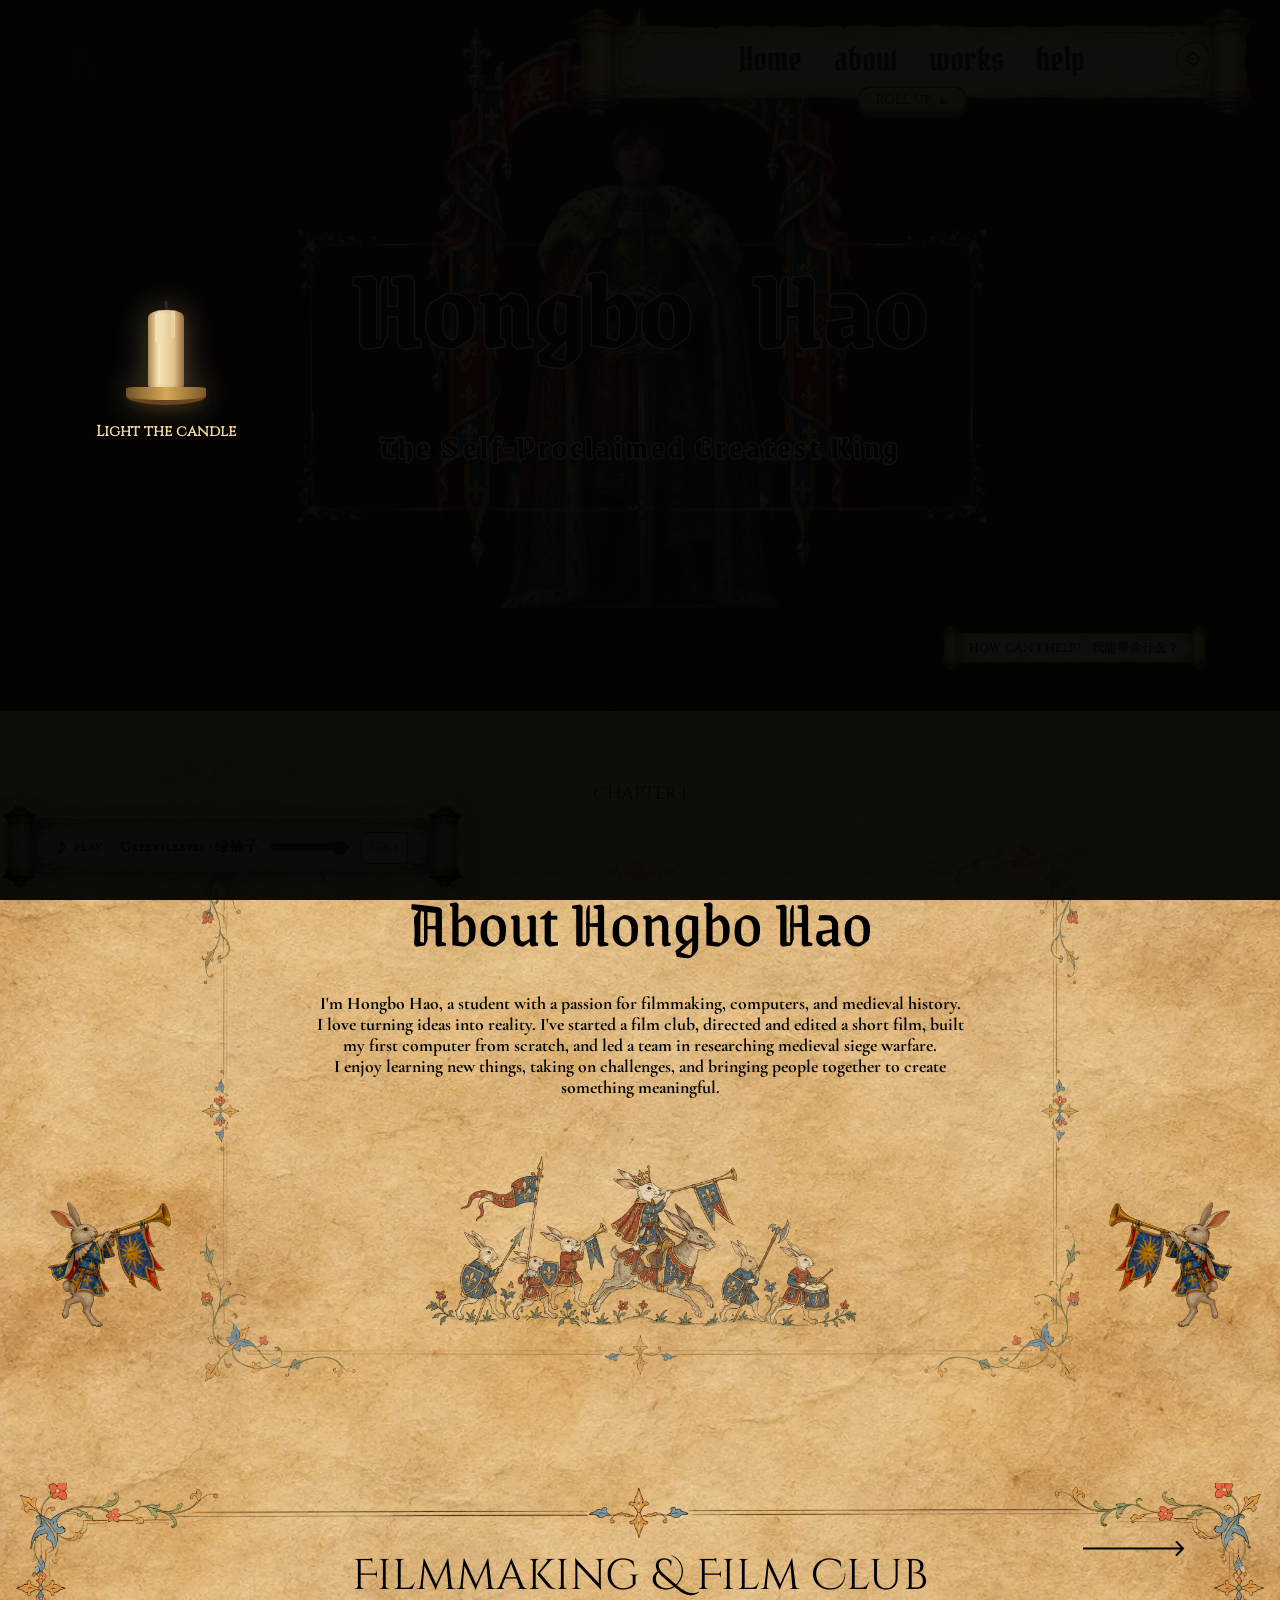
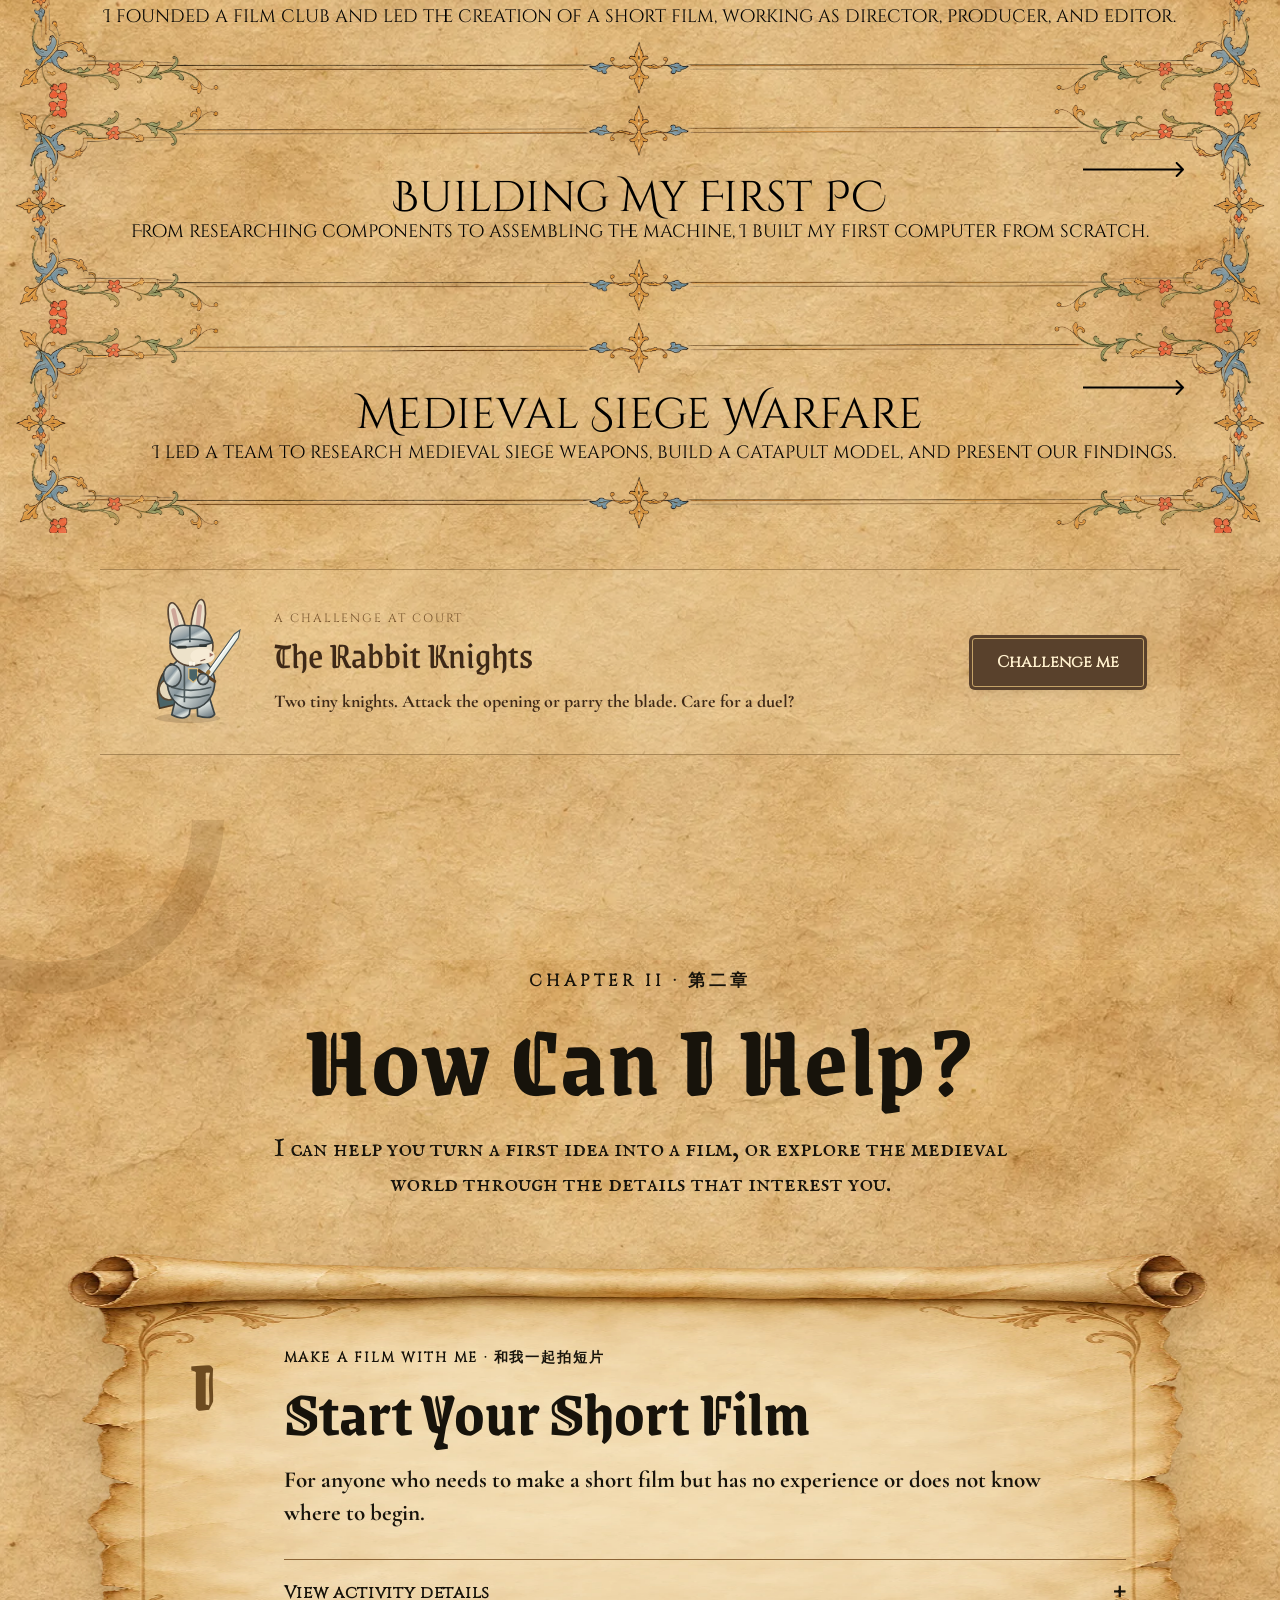
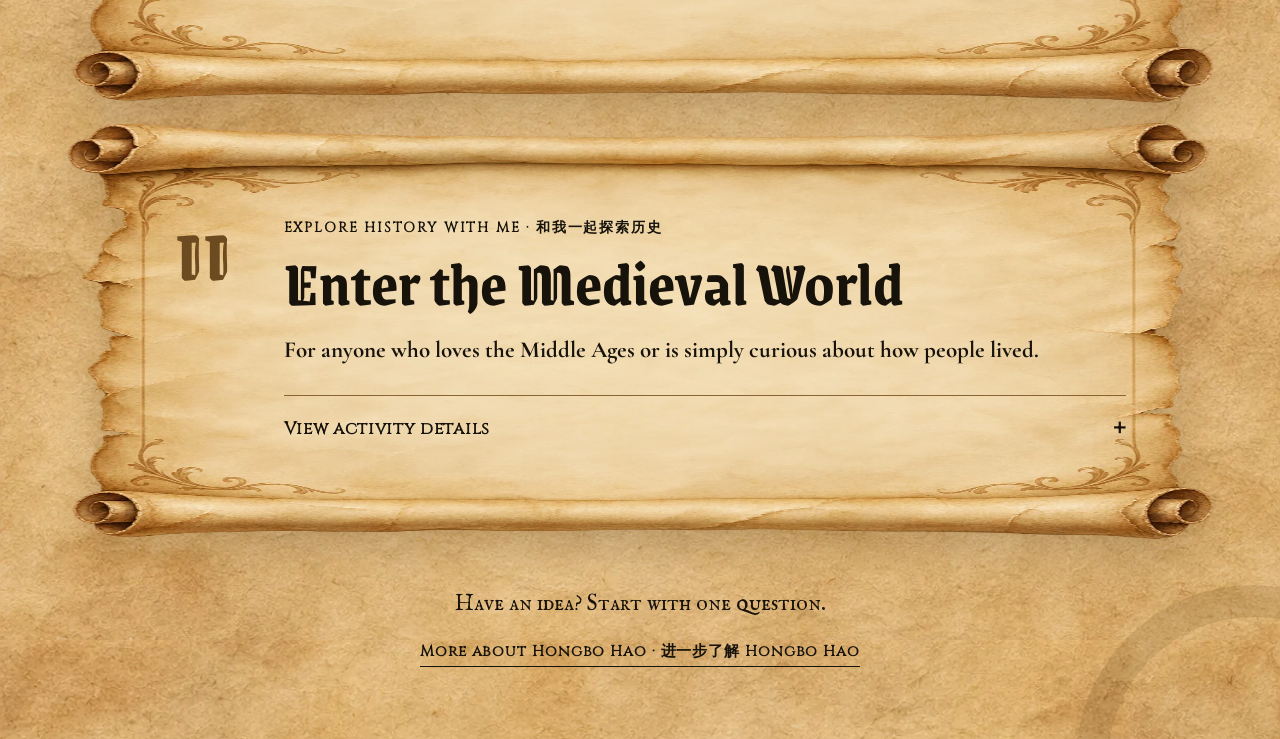
<file: index.html>
<!doctype html>
<html lang="en"><head><meta charset="utf-8"><meta name="viewport" content="width=device-width, initial-scale=1"><title>Hongbo Hao — Personal Portfolio</title><link rel="stylesheet" href="fonts.css"><link rel="stylesheet" href="styles.css?v=sfx-1"><script src="app.js?v=page-turn-2" defer></script><link rel="icon" href="data:,"></head><body class="single-page-site"><a class="skip" href="#home">Skip to content</a><main id="home" class="page home"><div class="layer-1" data-node-id="25:194" data-name="Home">
      <div class="layer-2" data-node-id="35:6" data-name="太阳"></div>
      <div class="layer-3" data-node-id="35:9" data-name="image 15">
        <img alt="" class="layer-4" src="assets/c04c5.png" />
      </div>
      <div class="layer-5" data-node-id="35:7" data-name="image 13">
        <img alt="" class="layer-6" src="assets/c04c5.png" />
      </div>
      <div class="layer-7" data-node-id="35:5" data-name="拱门">
        <img alt="" class="layer-8" src="assets/fdd50.png" />
      </div>
      <div class="layer-9" data-node-id="35:4" data-name="人像">
        <img alt="" class="layer-10" src="assets/16086.png" />
      </div>
      
      
      <h1 class="layer-13" data-node-id="25:197">
        <span class="layer-14">Hongb</span>
        <span class="layer-15">o</span>
        <span class="layer-16">Hao</span>
      </h1>
      <p class="layer-17" data-node-id="25:198">
        The Self-Proclaimed Greatest King
      </p>
      
      <div class="layer-19" data-node-id="25:200">
        <div class="layer-20" data-node-id="25:201">
          <div class="layer-21" data-node-id="25:202" data-name="image 4">
            <img alt="" class="layer-22" src="assets/03249.png" />
          </div>
          <div class="layer-23" data-node-id="25:203" data-name="image 5">
            <img alt="" class="layer-24" src="assets/d2013.png" />
          </div>
        </div>
        <div class="layer-25" data-node-id="25:204">
          <div class="layer-26">
            <div class="layer-27" data-name="image 6">
              <img alt="" class="layer-28" src="assets/d2013.png" />
            </div>
          </div>
        </div>
      </div>
      <div class="layer-29" data-node-id="25:205">
        <div class="layer-30" data-node-id="25:206">
          <div class="layer-31" data-node-id="25:207">
            <div class="layer-32">
              <div class="layer-33" data-name="image 4">
                <img alt="" class="layer-34" src="assets/03249.png" />
              </div>
            </div>
          </div>
          <div class="layer-35" data-node-id="25:208">
            <div class="layer-36">
              <div class="layer-37" data-name="image 5">
                <img alt="" class="layer-38" src="assets/d2013.png" />
              </div>
            </div>
          </div>
        </div>
        <div class="layer-39" data-node-id="25:209">
          <div class="layer-40">
            <div class="layer-41" data-name="image 6">
              <img alt="" class="layer-42" src="assets/d2013.png" />
            </div>
          </div>
        </div>
      </div>
      <div class="layer-43" data-node-id="25:210">
        <div class="layer-44" data-node-id="25:211">
          <div class="layer-45" data-node-id="25:212">
            <div class="layer-46">
              <div class="layer-47" data-name="image 4">
                <img alt="" class="layer-48" src="assets/03249.png" />
              </div>
            </div>
          </div>
          <div class="layer-49" data-node-id="25:213">
            <div class="layer-50">
              <div class="layer-51" data-name="image 5">
                <img alt="" class="layer-52" src="assets/d2013.png" />
              </div>
            </div>
          </div>
        </div>
        <div class="layer-53" data-node-id="25:214" data-name="image 6">
          <img alt="" class="layer-54" src="assets/d2013.png" />
        </div>
        <div class="layer-55" data-node-id="25:215">
          <div class="layer-56" data-node-id="25:216">
            <div class="layer-57" data-node-id="25:217">
              <div class="layer-58">
                <div class="layer-59" data-name="image 4">
                  <img alt="" class="layer-60" src="assets/03249.png" />
                </div>
              </div>
            </div>
            <div class="layer-61" data-node-id="25:218">
              <div class="layer-62">
                <div class="layer-63" data-name="image 5">
                  <img alt="" class="layer-64" src="assets/d2013.png" />
                </div>
              </div>
            </div>
          </div>
          <div class="layer-65" data-node-id="25:219" data-name="image 6">
            <img alt="" class="layer-66" src="assets/d2013.png" />
          </div>
        </div>
      </div>
      <div class="layer-67" data-node-id="25:220">
        <div class="layer-68" data-node-id="25:221">
          <div class="layer-69" data-node-id="25:222">
            <div class="layer-70">
              <div class="layer-71" data-name="image 4">
                <img alt="" class="layer-72" src="assets/03249.png" />
              </div>
            </div>
          </div>
          <div class="layer-73" data-node-id="25:223">
            <div class="layer-74">
              <div class="layer-75" data-name="image 5">
                <img alt="" class="layer-76" src="assets/d2013.png" />
              </div>
            </div>
          </div>
        </div>
        <div class="layer-77" data-node-id="25:224">
          <div class="layer-78">
            <div class="layer-79" data-name="image 6">
              <img alt="" class="layer-80" src="assets/d2013.png" />
            </div>
          </div>
        </div>
        <div class="layer-81" data-node-id="25:225">
          <div class="layer-82" data-node-id="25:226">
            <div class="layer-83" data-node-id="25:227">
              <div class="layer-84">
                <div class="layer-85" data-name="image 4">
                  <img alt="" class="layer-86" src="assets/03249.png" />
                </div>
              </div>
            </div>
            <div class="layer-87" data-node-id="25:228">
              <div class="layer-88">
                <div class="layer-89" data-name="image 5">
                  <img alt="" class="layer-90" src="assets/d2013.png" />
                </div>
              </div>
            </div>
          </div>
          <div class="layer-91" data-node-id="25:229">
            <div class="layer-92">
              <div class="layer-93" data-name="image 6">
                <img alt="" class="layer-94" src="assets/d2013.png" />
              </div>
            </div>
          </div>
        </div>
      </div>
      <div class="layer-95" data-node-id="25:230">
        <div class="layer-96" data-node-id="25:231">
          <div class="layer-97">
            <div class="layer-98" data-name="image 7">
              <img alt="" class="layer-99" src="assets/72bde.png" />
            </div>
          </div>
        </div>
        <div class="layer-100" data-node-id="25:232">
          <div class="layer-101">
            <div class="layer-102" data-name="image 8">
              <img alt="" class="layer-103" src="assets/61d07.png" />
            </div>
          </div>
        </div>
        <div class="layer-104" data-node-id="25:233">
          <div class="layer-105">
            <div class="layer-106" data-name="image 12">
              <div class="layer-107">
                <img alt="" class="layer-108" src="assets/42d03.png" />
              </div>
            </div>
          </div>
        </div>
        <div class="layer-109" data-node-id="25:234">
          <div class="layer-110">
            <div class="layer-111" data-name="image 11">
              <img alt="" class="layer-112" src="assets/61d07.png" />
            </div>
          </div>
        </div>
        <div class="layer-113" data-node-id="25:235">
          <div class="layer-114">
            <div class="layer-115" data-name="image 9">
              <img alt="" class="layer-116" src="assets/61d07.png" />
            </div>
          </div>
        </div>
      </div>
      <div class="layer-117" data-node-id="25:236" data-name="image 13">
        <img alt="" class="layer-118" src="assets/c04c5.png" />
      </div>
      <div class="layer-119" data-node-id="25:237" data-name="image 14">
        <img alt="" class="layer-120" src="assets/c04c5.png" />
      </div>
    </div><a class="monogram" href="#home" aria-label="Hongbo Hao home">H</a><nav aria-label="Main navigation"><a href="#home" aria-current="page">Home</a><a href="#about">about</a><a href="#works">works</a><a href="#help">help</a></nav><a href="#about" class="layer-18" data-node-id="25:199">
        SCROLL TO EXPLORE ↓
      </a><a href="#help" class="home-help-link">HOW CAN I HELP? · 我能帮你什么？</a></main><dialog id="project-dialog"><button class="close" aria-label="Close project">×</button><h2></h2><p></p><p class="note">More project material has not been supplied.</p></dialog></body></html>
</file>
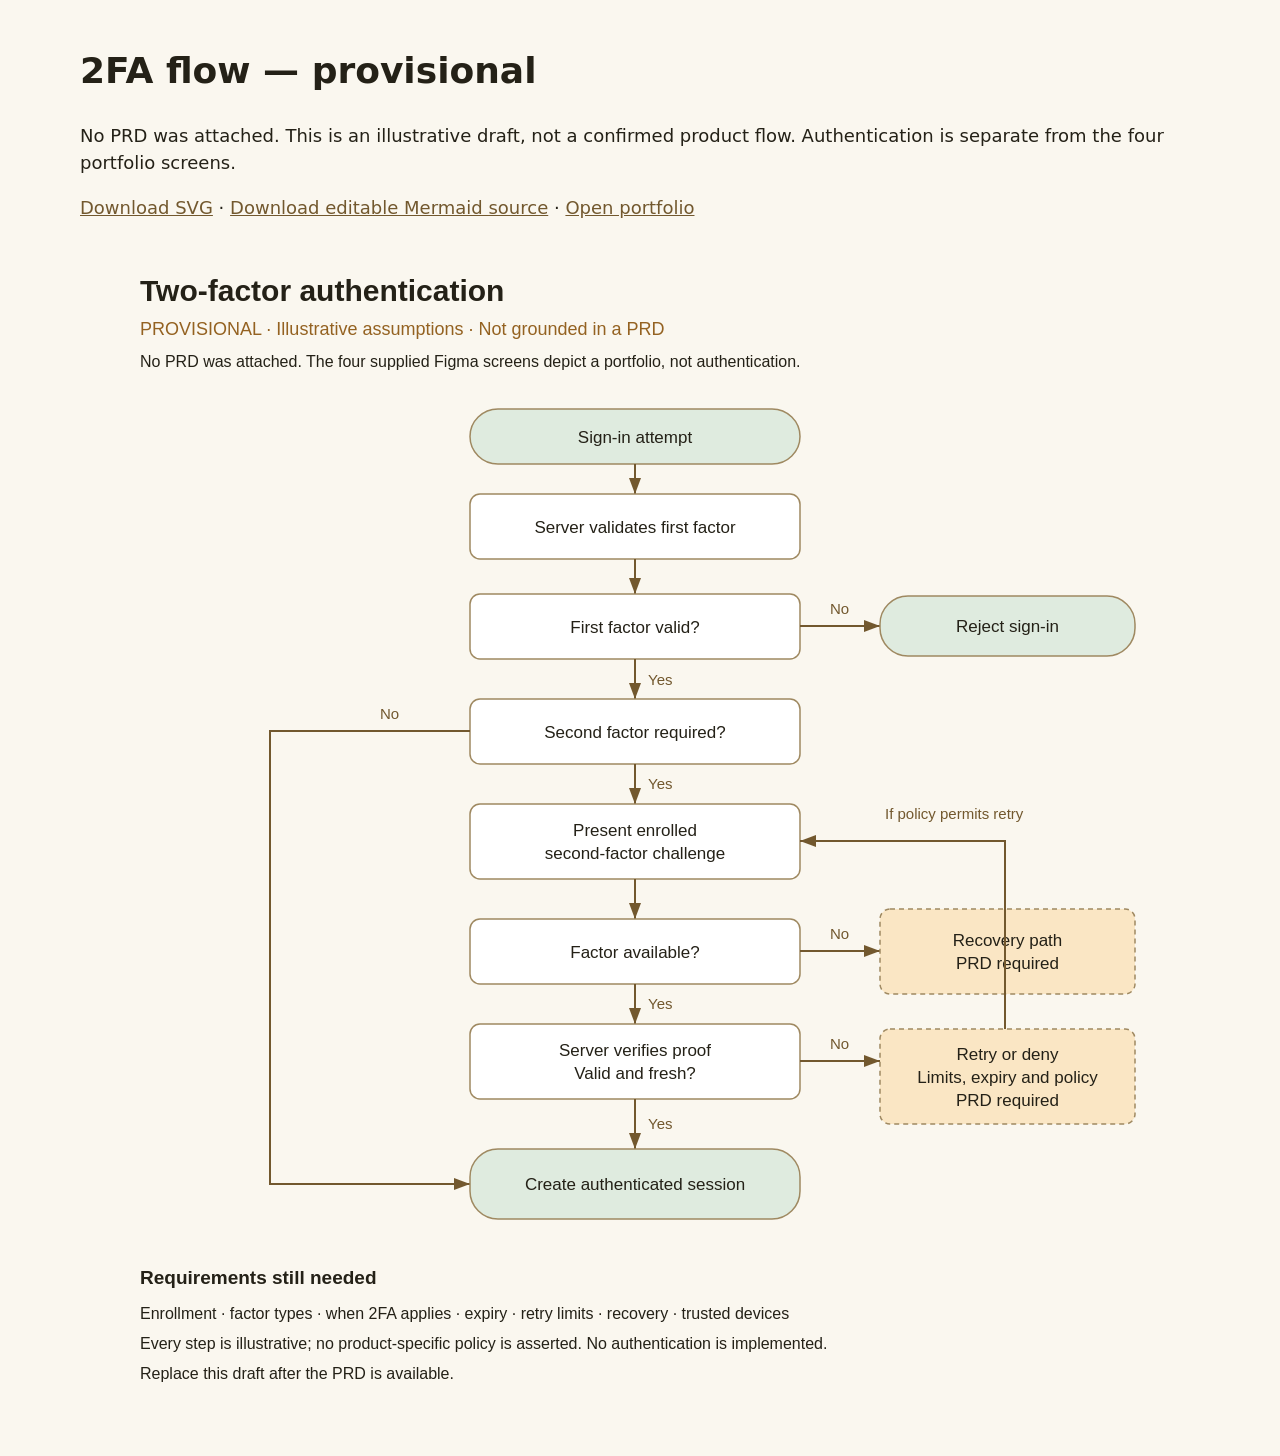
<file: 2fa-flowchart.html>
<!doctype html><html lang="en"><head><meta charset="utf-8"><meta name="viewport" content="width=device-width, initial-scale=1"><title>Provisional 2FA flow</title><style>body{margin:0;background:#faf7ef;color:#242117;font:18px/1.5 system-ui}main{max-width:1120px;margin:auto;padding:20px}img{width:100%;height:auto}a{color:#72582e}.scroll{overflow:auto}.scroll img{min-width:760px}</style></head><body><main><h1>2FA flow — provisional</h1><p>No PRD was attached. This is an illustrative draft, not a confirmed product flow. Authentication is separate from the four portfolio screens.</p><p><a href="2fa-provisional.svg" download>Download SVG</a> · <a href="2fa-provisional.mmd" download>Download editable Mermaid source</a> · <a href="index.html">Open portfolio</a></p><div class="scroll"><img src="2fa-provisional.svg" alt="Provisional 2FA flow, showing server verification and unresolved recovery and retry policies"></div></main></body></html>
</file>
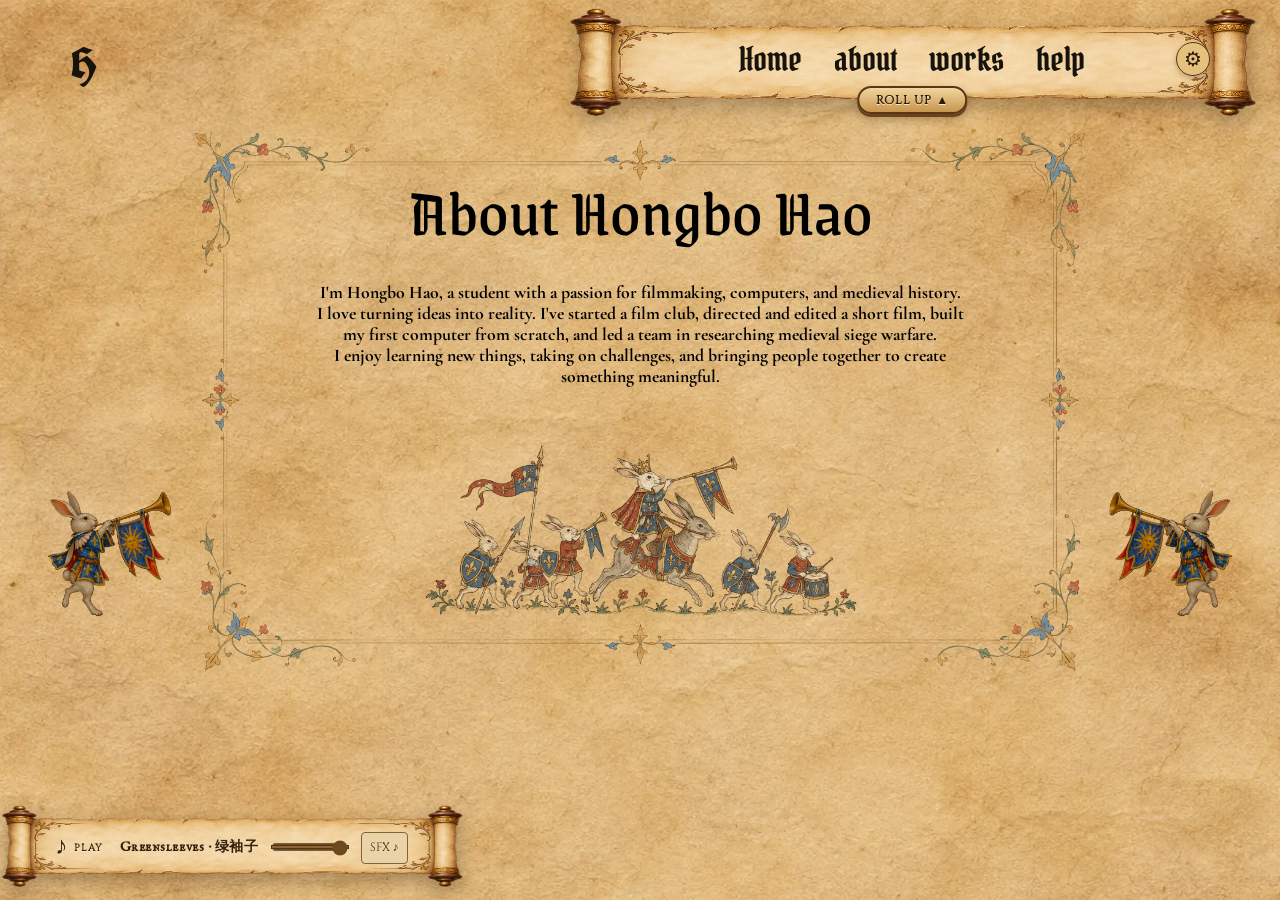
<file: about.html>
<!doctype html>
<html lang="en"><head><meta charset="utf-8"><meta name="viewport" content="width=device-width, initial-scale=1"><title>About Hongbo Hao — Hongbo Hao</title><link rel="stylesheet" href="fonts.css"><link rel="stylesheet" href="styles.css?v=sfx-1"><script src="app.js?v=page-turn-2" defer></script><link rel="icon" href="data:,"></head><body><a class="skip" href="#main">Skip to content</a><main id="main" class="page about"><div class="layer-123" data-node-id="25:239" data-name="Abuot">
      <div class="layer-124" data-node-id="25:240" data-name="33f301a4-1a51-49df-baac-290628748e28 1">
        <img alt="" class="layer-125" src="assets/611af.png" />
      </div>
      <nav aria-label="Main navigation"><a href="index.html" >Home</a><a href="about.html" aria-current="page">about</a><a href="works.html" >works</a><a href="help.html">help</a></nav>
      <h1 class="layer-127" data-node-id="25:242">
        About Hongbo Hao
      </h1>
      <p class="layer-128" data-node-id="25:243">
        CHAPTER I
      </p>
      <a class="monogram" href="index.html" aria-label="Hongbo Hao home">H</a>
      <div class="layer-130" data-node-id="25:245">
        <p class="layer-131">I'm Hongbo Hao, a student with a passion for filmmaking, computers, and medieval history.</p>
        <p class="layer-132">I love turning ideas into reality. I've started a film club, directed and edited a short film, built my first computer from scratch, and led a team in researching medieval siege warfare.</p>
        <p class="layer-133">I enjoy learning new things, taking on challenges, and bringing people together to create something meaningful.</p>
      </div>
      <div class="layer-134" data-node-id="25:246" data-name="048baac0-df72-4fe8-9746-76640566ebc2 1">
        <img alt="" class="layer-135" src="assets/a1c9e.png" />
      </div>
      <div class="layer-136" data-node-id="35:11" data-name="6d889ccf-bd89-4c49-9897-ac952f606859 1">
        <img alt="" class="layer-137" src="assets/65a6f.png" />
      </div>
      <div class="layer-138" data-node-id="35:15">
        <div class="layer-139">
          <div class="layer-140" data-name="6d889ccf-bd89-4c49-9897-ac952f606859 2">
            <img alt="" class="layer-141" src="assets/65a6f.png" />
          </div>
        </div>
      </div>
    </div></main><dialog id="project-dialog"><button class="close" aria-label="Close project">×</button><h2></h2><p></p><p class="note">More project material has not been supplied.</p></dialog></body></html>
</file>
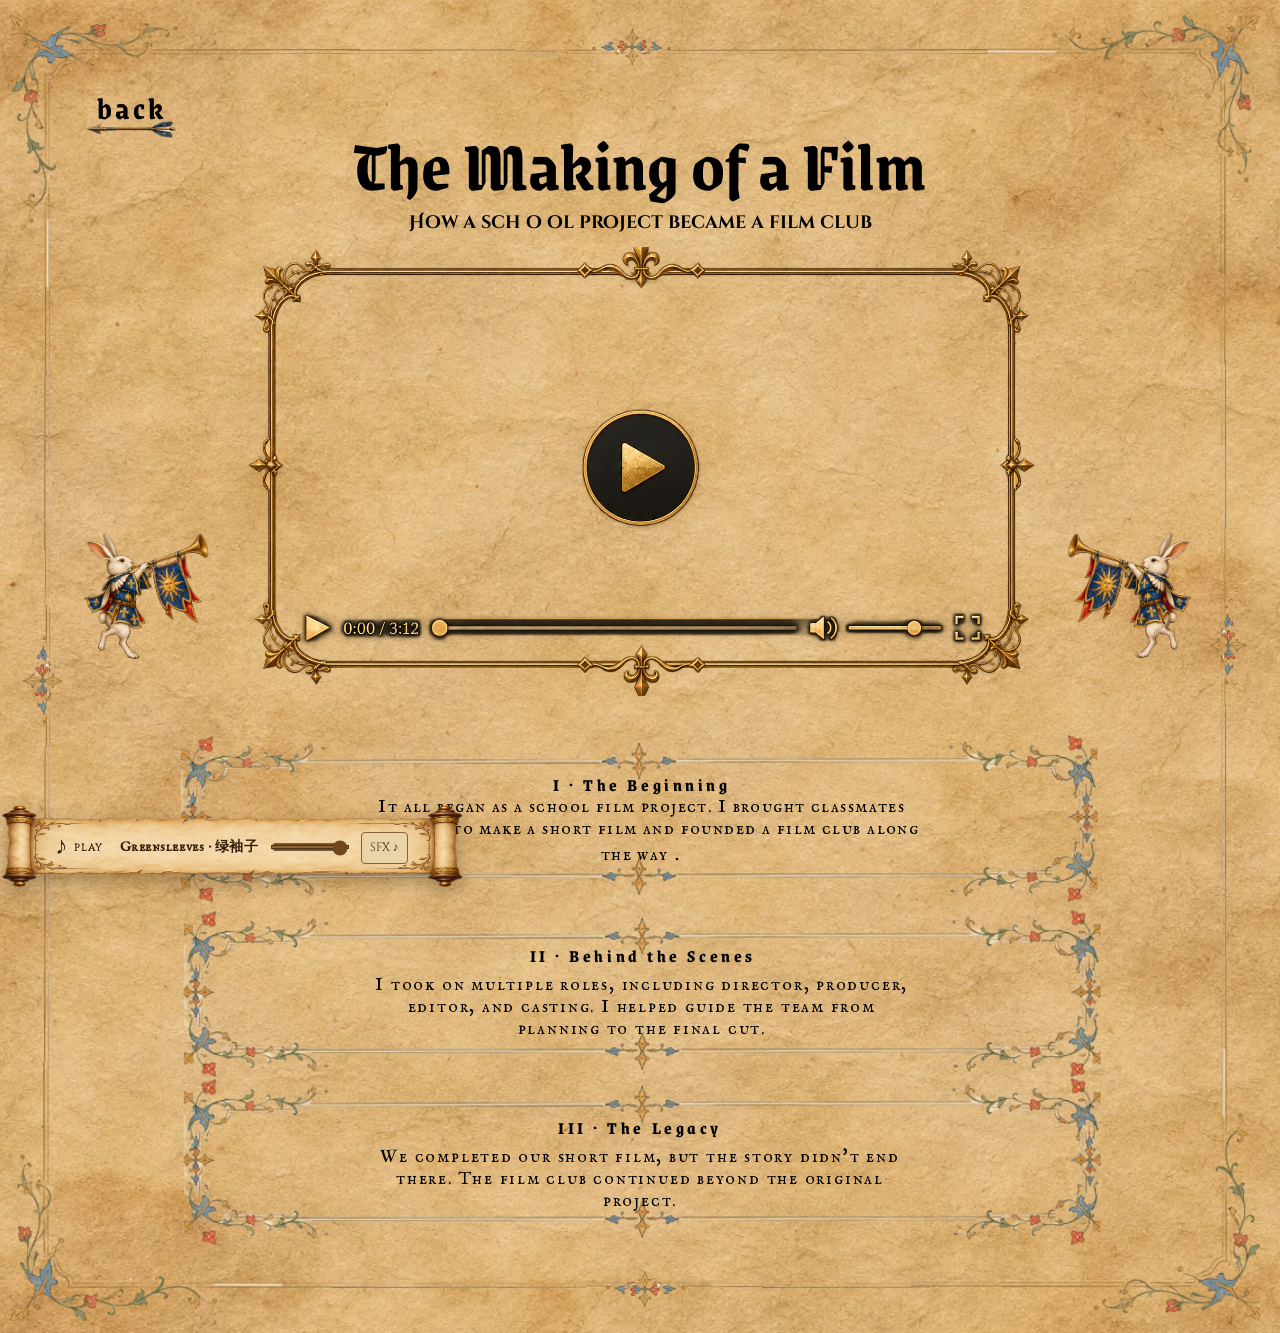
<file: film.html>
<!doctype html>
<html lang="en"><head><meta charset="utf-8"><meta name="viewport" content="width=device-width, initial-scale=1"><title>The Making of a Film — Hongbo Hao</title><link rel="stylesheet" href="fonts.css"><link rel="stylesheet" href="styles.css?v=sfx-1"><script src="app.js?v=page-turn-2" defer></script><link rel="icon" href="data:,"></head><body><a class="skip" href="#main">Skip to content</a><main id="main" class="page film"><div class="layer-166" data-node-id="25:262" style="background-image:linear-gradient(180deg, rgb(210, 184, 143) 0%, rgb(233, 217, 184) 34.609%, rgb(210, 184, 143) 52.968%, rgb(233, 217, 184) 74.77%, rgb(210, 184, 143) 100%)" data-name="PROJECT DETAILS">
      <div class="layer-167" data-node-id="37:2" data-name="6d889ccf-bd89-4c49-9897-ac952f606859 1">
        <img alt="" class="layer-168" src="assets/4d425.png" />
      </div>
      <div class="layer-169" data-node-id="37:3">
        <div class="layer-170">
          <div class="layer-171" data-name="6d889ccf-bd89-4c49-9897-ac952f606859 2">
            <img alt="" class="layer-172" src="assets/4d425.png" />
          </div>
        </div>
      </div>
      <h1 class="layer-173" data-node-id="25:263">
        The Making of a Film
      </h1>
      <div class="layer-174" data-node-id="25:264" data-name="Snipaste_2026-10-13_11-41-55-removebg-preview 2">
        <img alt="" class="layer-175" src="assets/318da.png" />
      </div>
      <div class="layer-176" data-node-id="25:265" data-name="Snipaste_2026-10-13_11-41-55-removebg-preview 1">
        <img alt="" class="layer-177" src="assets/318da.png" />
      </div>
      <div class="layer-178" data-node-id="25:266" data-name="Snipaste_2026-10-13_11-41-55-removebg-preview 3">
        <img alt="" class="layer-179" src="assets/318da.png" />
      </div>
      <p class="layer-180" data-node-id="25:267">
        <span class="layer-181">How a sch</span>
        <span class="layer-182">o</span>
        <span class="layer-183">ol project became a film club</span>
      </p>
      <p class="layer-184" data-node-id="25:268">
        I · The Beginning
      </p>
      <p class="layer-185" data-node-id="25:269">
        II · Behind the Scenes
      </p>
      <p class="layer-186" data-node-id="25:270">
        III · The Legacy
      </p>
      <p class="layer-187" data-node-id="25:271">
        <span class="layer-188">It all began as a school film project. I brought classmates together to make a short film and founded a film club along the way</span>
        <span class="layer-189">.</span>
      </p>
      <p class="layer-190" data-node-id="25:272">
        I took on multiple roles, including director, producer, editor, and casting. I helped guide the team from planning to the final cut.
      </p>
      <p class="layer-191" data-node-id="25:273">We completed our short film, but the story didn't end there. The film club continued beyond the original project.</p>
      <div class="layer-192" data-node-id="25:274" data-name="2325fe1f-4dd7-4f5c-b17e-00bd93dd919c 1">
        <img alt="" class="layer-193" src="assets/713e7.png" />
      </div>
      <div class="layer-194" data-node-id="25:275">
        <div class="layer-195" data-node-id="25:276">
          <div class="layer-196" data-node-id="25:277" data-name="image 4">
            <img alt="" class="layer-197" src="assets/03249.png" />
          </div>
          <div class="layer-198" data-node-id="25:278" data-name="image 5">
            <img alt="" class="layer-199" src="assets/d2013.png" />
          </div>
        </div>
        <div class="layer-200" data-node-id="25:279">
          <div class="layer-201">
            <div class="layer-202" data-name="image 6">
              <img alt="" class="layer-203" src="assets/d2013.png" />
            </div>
          </div>
        </div>
      </div>
      <div class="layer-204" data-node-id="25:280">
        <div class="layer-205" data-node-id="25:281">
          <div class="layer-206" data-node-id="25:282">
            <div class="layer-207">
              <div class="layer-208" data-name="image 4">
                <img alt="" class="layer-209" src="assets/03249.png" />
              </div>
            </div>
          </div>
          <div class="layer-210" data-node-id="25:283">
            <div class="layer-211">
              <div class="layer-212" data-name="image 5">
                <img alt="" class="layer-213" src="assets/d2013.png" />
              </div>
            </div>
          </div>
        </div>
        <div class="layer-214" data-node-id="25:284" data-name="image 6">
          <img alt="" class="layer-215" src="assets/d2013.png" />
        </div>
      </div>
      <div class="layer-216" data-node-id="25:285">
        <div class="layer-217" data-node-id="25:286">
          <div class="layer-218">
            <div class="layer-219" data-name="image 4">
              <img alt="" class="layer-220" src="assets/03249.png" />
            </div>
          </div>
        </div>
        <div class="layer-221" data-node-id="25:287">
          <div class="layer-222">
            <div class="layer-223" data-name="image 5">
              <img alt="" class="layer-224" src="assets/d2013.png" />
            </div>
          </div>
        </div>
        <div class="layer-225" data-node-id="25:288">
          <div class="layer-226">
            <div class="layer-227" data-name="image 6">
              <img alt="" class="layer-228" src="assets/d2013.png" />
            </div>
          </div>
        </div>
      </div>
      <div class="layer-229" data-node-id="25:289">
        <div class="layer-230" data-node-id="25:290">
          <div class="layer-231" data-node-id="25:291">
            <div class="layer-232">
              <div class="layer-233" data-name="image 4">
                <img alt="" class="layer-234" src="assets/03249.png" />
              </div>
            </div>
          </div>
          <div class="layer-235" data-node-id="25:292">
            <div class="layer-236">
              <div class="layer-237" data-name="image 5">
                <img alt="" class="layer-238" src="assets/d2013.png" />
              </div>
            </div>
          </div>
        </div>
        <div class="layer-239" data-node-id="25:293">
          <div class="layer-240">
            <div class="layer-241" data-name="image 6">
              <img alt="" class="layer-242" src="assets/d2013.png" />
            </div>
          </div>
        </div>
      </div>
      <div class="layer-243" data-node-id="25:294">
        <div class="layer-244" data-node-id="25:295" data-name="image 7">
          <img alt="" class="layer-245" src="assets/72bde.png" />
        </div>
        <div class="layer-246" data-node-id="25:296" data-name="image 8">
          <img alt="" class="layer-247" src="assets/61d07.png" />
        </div>
        <div class="layer-248" data-node-id="25:297" data-name="image 12">
          <div class="layer-249">
            <img alt="" class="layer-250" src="assets/42d03.png" />
          </div>
        </div>
        <div class="layer-251" data-node-id="25:298" data-name="image 11">
          <img alt="" class="layer-252" src="assets/61d07.png" />
        </div>
        <div class="layer-253" data-node-id="25:299" data-name="image 9">
          <img alt="" class="layer-254" src="assets/61d07.png" />
        </div>
      </div>
      <div class="layer-255" data-node-id="25:300">
        <div class="layer-256" data-node-id="25:301">
          <div class="layer-257">
            <div class="layer-258" data-name="image 7">
              <img alt="" class="layer-259" src="assets/72bde.png" />
            </div>
          </div>
        </div>
        <div class="layer-260" data-node-id="25:302">
          <div class="layer-261">
            <div class="layer-262" data-name="image 8">
              <img alt="" class="layer-263" src="assets/61d07.png" />
            </div>
          </div>
        </div>
        <div class="layer-264" data-node-id="25:303">
          <div class="layer-265">
            <div class="layer-266" data-name="image 12">
              <div class="layer-267">
                <img alt="" class="layer-268" src="assets/42d03.png" />
              </div>
            </div>
          </div>
        </div>
        <div class="layer-269" data-node-id="25:304">
          <div class="layer-270">
            <div class="layer-271" data-name="image 11">
              <img alt="" class="layer-272" src="assets/61d07.png" />
            </div>
          </div>
        </div>
        <div class="layer-273" data-node-id="25:305">
          <div class="layer-274">
            <div class="layer-275" data-name="image 9">
              <img alt="" class="layer-276" src="assets/61d07.png" />
            </div>
          </div>
        </div>
      </div>
      <div class="layer-277" data-node-id="25:306">
        <div class="layer-278" data-node-id="25:307">
          <div class="layer-279">
            <div class="layer-280" data-name="image 7">
              <img alt="" class="layer-281" src="assets/72bde.png" />
            </div>
          </div>
        </div>
        <div class="layer-282" data-node-id="25:308">
          <div class="layer-283">
            <div class="layer-284" data-name="image 8">
              <img alt="" class="layer-285" src="assets/61d07.png" />
            </div>
          </div>
        </div>
        <div class="layer-286" data-node-id="25:309">
          <div class="layer-287">
            <div class="layer-288" data-name="image 12">
              <div class="layer-289">
                <img alt="" class="layer-290" src="assets/42d03.png" />
              </div>
            </div>
          </div>
        </div>
        <div class="layer-291" data-node-id="25:310">
          <div class="layer-292">
            <div class="layer-293" data-name="image 11">
              <img alt="" class="layer-294" src="assets/61d07.png" />
            </div>
          </div>
        </div>
        <div class="layer-295" data-node-id="25:311">
          <div class="layer-296">
            <div class="layer-297" data-name="image 9">
              <img alt="" class="layer-298" src="assets/61d07.png" />
            </div>
          </div>
        </div>
      </div>
      <div class="layer-299" data-node-id="25:312">
        <div class="layer-300" data-node-id="25:313">
          <div class="layer-301">
            <div class="layer-302" data-name="image 7">
              <img alt="" class="layer-303" src="assets/72bde.png" />
            </div>
          </div>
        </div>
        <div class="layer-304" data-node-id="25:314">
          <div class="layer-305">
            <div class="layer-306" data-name="image 8">
              <img alt="" class="layer-307" src="assets/61d07.png" />
            </div>
          </div>
        </div>
        <div class="layer-308" data-node-id="25:315">
          <div class="layer-309">
            <div class="layer-310" data-name="image 12">
              <div class="layer-311">
                <img alt="" class="layer-312" src="assets/42d03.png" />
              </div>
            </div>
          </div>
        </div>
        <div class="layer-313" data-node-id="25:316">
          <div class="layer-314">
            <div class="layer-315" data-name="image 11">
              <img alt="" class="layer-316" src="assets/61d07.png" />
            </div>
          </div>
        </div>
        <div class="layer-317" data-node-id="25:317">
          <div class="layer-318">
            <div class="layer-319" data-name="image 9">
              <img alt="" class="layer-320" src="assets/61d07.png" />
            </div>
          </div>
        </div>
      </div>
      <a href="index.html#works" class="layer-321" data-node-id="35:18">
        back
      </a>
      <div class="layer-322" data-node-id="35:17">
        <div class="layer-323">
          <div class="layer-324" data-name="279ec74c-93f9-4ae6-ad6f-abdb897245d6 1">
            <img alt="" class="layer-325" src="assets/158a5.png" />
          </div>
        </div>
      </div>
    </div><button class="video-trigger" aria-label="Open film player status" title="Film player"></button><dialog id="video-dialog"><button class="close" aria-label="Close video">×</button><h2>Film Player · 电影播放器</h2><div class="upload-policy" role="status"><span aria-hidden="true">♜</span><strong>Owner-controlled media</strong><p>The film has not been published yet. Only the site owner can add or replace the video through the GitHub repository; visitors cannot upload files here.</p><p lang="zh-CN">影片尚未发布。只有网站所有者可以通过 GitHub 仓库添加或更换影片，访客无法在这里上传文件。</p></div></dialog></main><dialog id="project-dialog"><button class="close" aria-label="Close project">×</button><h2></h2><p></p><p class="note">More project material has not been supplied.</p></dialog></body></html>
</file>
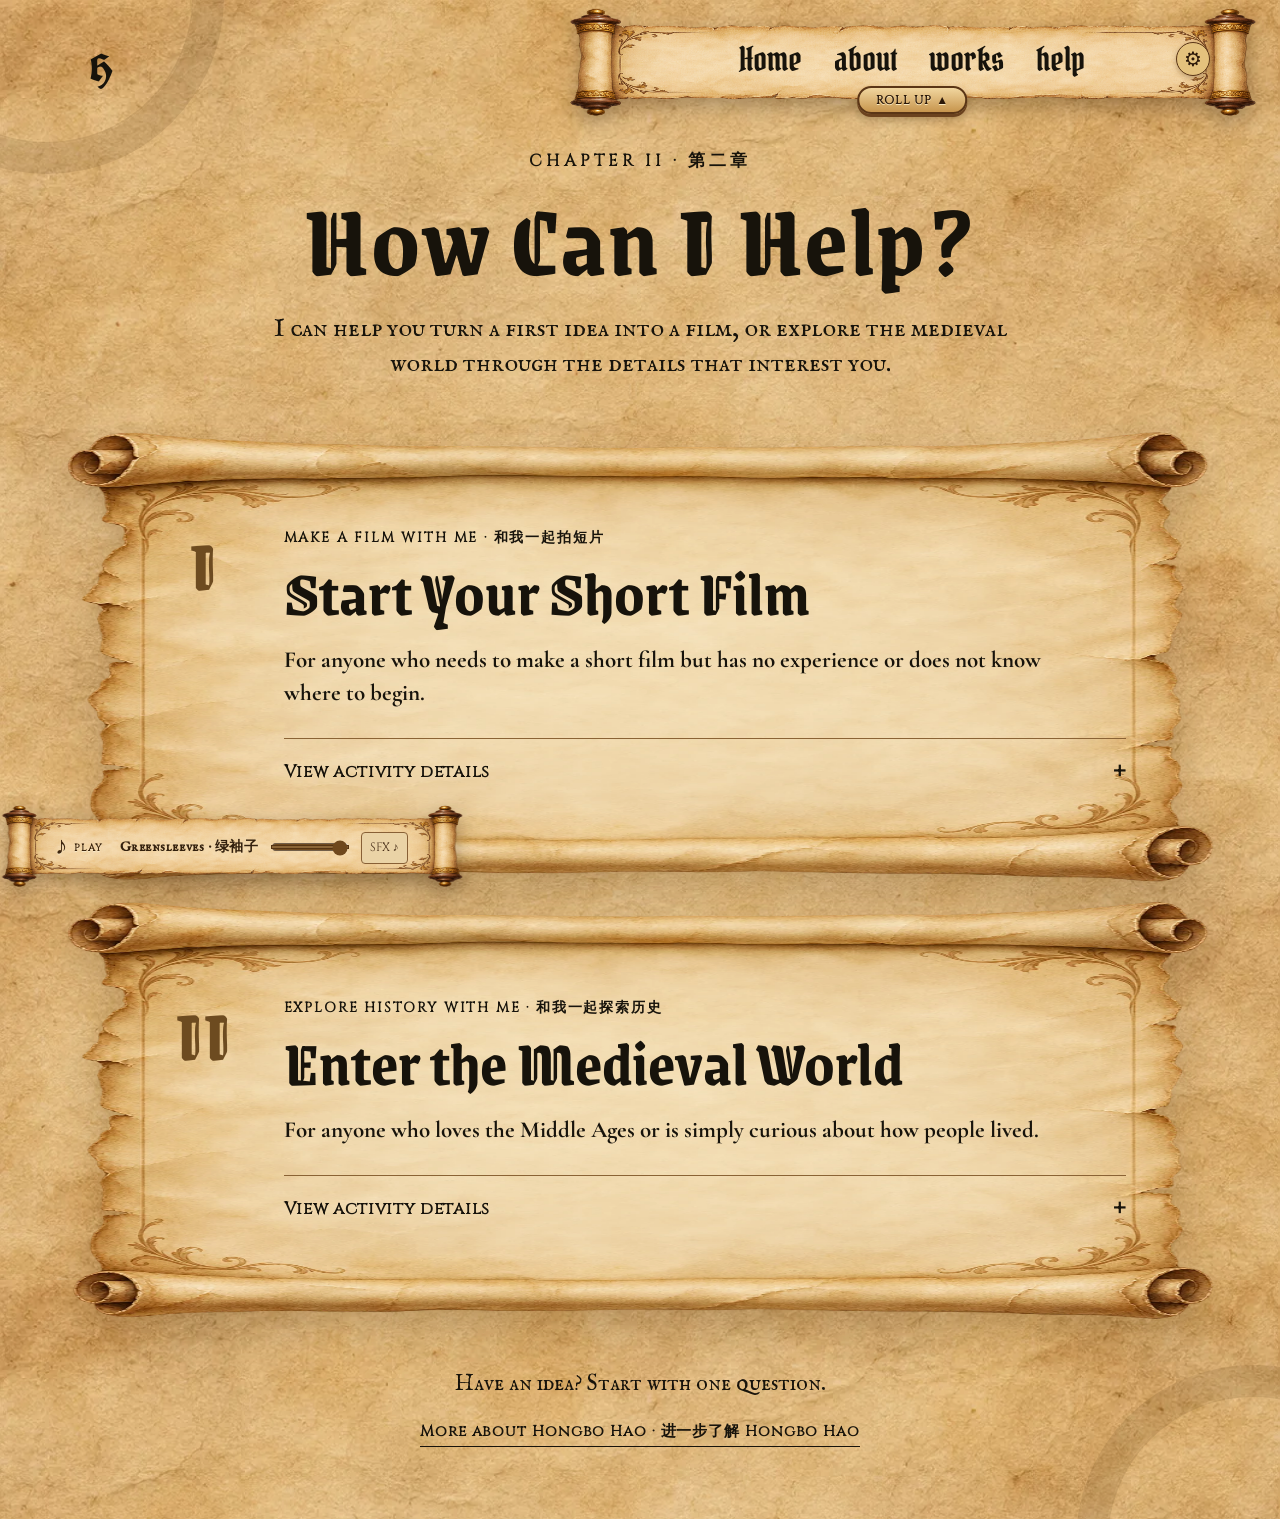
<file: help.html>
<!doctype html>
<html lang="en">
<head>
  <meta charset="utf-8">
  <meta name="viewport" content="width=device-width, initial-scale=1">
  <title>How I Can Help — Hongbo Hao</title>
  <link rel="stylesheet" href="fonts.css">
  <link rel="stylesheet" href="styles.css?v=sfx-1">
  <script src="app.js?v=page-turn-2" defer></script>
<link rel="icon" href="data:,"></head>
<body>
  <a class="skip" href="#main">Skip to content</a>
  <main id="main" class="help-page">
    <a class="monogram" href="index.html" aria-label="Hongbo Hao home">H</a>
    <nav aria-label="Main navigation"><a href="index.html">Home</a><a href="about.html">about</a><a href="works.html">works</a><a href="help.html" aria-current="page">help</a></nav>
    <header class="help-hero">
      <p class="help-kicker">CHAPTER II · 第二章</p>
      <h1>How Can I Help?</h1>
      <p class="help-intro">I can help you turn a first idea into a film, or explore the medieval world through the details that interest you.</p>
      <p class="help-intro-zh" lang="zh-CN">我可以陪你把最初的想法变成短片，也可以和你一起从感兴趣的细节出发，探索中世纪世界。</p>
    </header>
    <section class="help-offers" aria-label="Ways I can help">
      <article class="help-card">
        <p class="help-number">I</p>
        <div class="help-card-heading"><p class="help-eyebrow">MAKE A FILM WITH ME · 和我一起拍短片</p><h2>Start Your Short Film</h2><p class="help-summary">For anyone who needs to make a short film but has no experience or does not know where to begin.</p><p class="help-summary" lang="zh-CN">适合需要拍摄短片，但没有经验或不知道从何开始的人。</p></div>
        <details><summary>View activity details <span lang="zh-CN">查看活动详情</span></summary><div class="help-detail-grid">
          <div><h3>What we can do · 我们可以做什么</h3><p>I can help plan your project and work alongside you as a director, storyboard artist, script supervisor, or another role your team needs.</p><p lang="zh-CN">我可以帮你规划项目，并根据团队需要担任导演、分镜师、场记或其他协作角色。</p></div>
          <div><h3>My experience · 我的经历</h3><p>I founded a film club and helped lead a short film as director, producer, editor, and casting lead.</p><p lang="zh-CN">我创办过电影社，并在短片制作中负责导演、制片、剪辑和选角等工作。</p></div>
          <div><h3>Time · 时间</h3><p>One session of 1–2 hours.</p><p lang="zh-CN">每次 1–2 小时。</p></div>
          <div><h3>How to begin · 怎样开始</h3><p>Find me in person or send me an email. Tell me what you need to make, your deadline, and any idea you already have.</p><p lang="zh-CN">直接来找我或给我发邮件，告诉我你要拍什么、截止时间，以及你已经有的想法。</p></div>
        </div></details>
      </article>
      <article class="help-card">
        <p class="help-number">II</p>
        <div class="help-card-heading"><p class="help-eyebrow">EXPLORE HISTORY WITH ME · 和我一起探索历史</p><h2>Enter the Medieval World</h2><p class="help-summary">For anyone who loves the Middle Ages or is simply curious about how people lived.</p><p class="help-summary" lang="zh-CN">适合热爱中世纪，或对那个时代感到好奇的人。</p></div>
        <details><summary>View activity details <span lang="zh-CN">查看活动详情</span></summary><div class="help-detail-grid">
          <div><h3>What we can explore · 我们可以探索什么</h3><p>I can help you understand the world at the time and how people lived—from recreating a recipe to studying the history of a country or a war.</p><p lang="zh-CN">我可以帮你了解当时的世界局势和人们的生活：小到还原一份菜谱，大到研究一个国家或一场战争的历史。</p></div>
          <div><h3>My experience · 我的经历</h3><p>I led a team researching medieval siege warfare, building a catapult model, and presenting our findings.</p><p lang="zh-CN">我曾带领团队研究中世纪攻城战、制作投石器模型，并展示我们的研究成果。</p></div>
          <div><h3>Time · 时间</h3><p>One session of 1–2 hours.</p><p lang="zh-CN">每次 1–2 小时。</p></div>
          <div><h3>How to begin · 怎样开始</h3><p>Find me in person or send me an email. Bring a question, a time period, or one detail you want to investigate.</p><p lang="zh-CN">直接来找我或给我发邮件。你可以带着一个问题、一个时期，或任何想深入了解的细节开始。</p></div>
        </div></details>
      </article>
    </section>
    <footer class="help-footer"><p>Have an idea? Start with one question.</p><p lang="zh-CN">有想法了吗？从一个问题开始。</p><a href="about.html">More about Hongbo Hao · 进一步了解 Hongbo Hao</a></footer>
  </main>
</body>
</html>
</file>
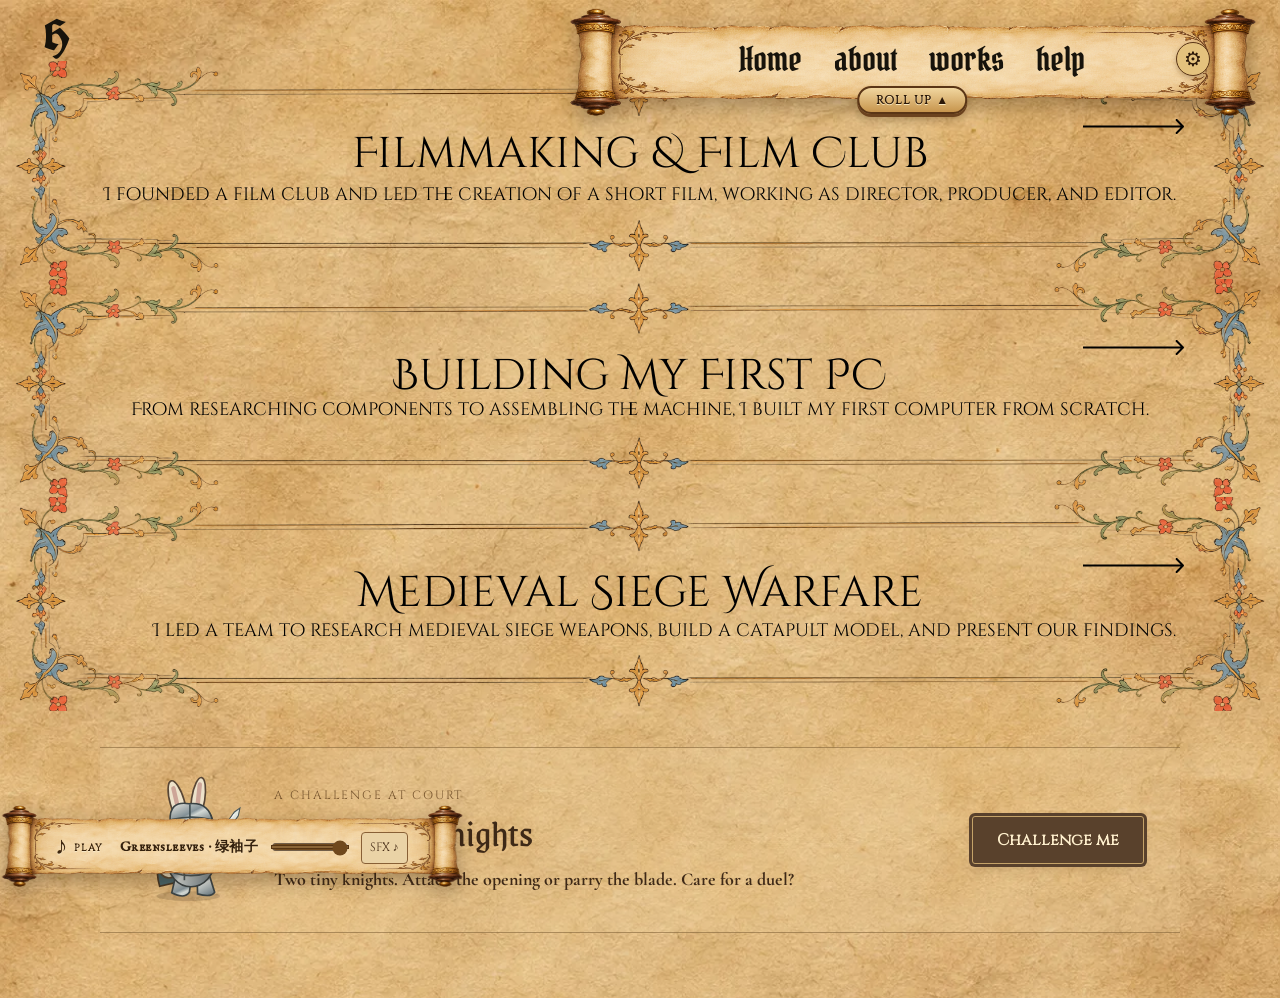
<file: works.html>
<!doctype html>
<html lang="en"><head><meta charset="utf-8"><meta name="viewport" content="width=device-width, initial-scale=1"><title>Works — Hongbo Hao</title><link rel="stylesheet" href="fonts.css"><link rel="stylesheet" href="styles.css?v=sfx-1"><script src="app.js?v=page-turn-2" defer></script><link rel="icon" href="data:,"></head><body><a class="skip" href="#main">Skip to content</a><main id="main" class="page works"><div class="layer-142" data-node-id="25:247" data-name="WORKS">
      <div class="layer-143" data-node-id="25:248" data-name="ce75a176-906f-4ac6-ab8b-8ab4dd86eed8 4">
        <img alt="" class="layer-144" src="assets/70077.png" />
      </div>
      <div class="layer-145" data-node-id="25:249" data-name="ce75a176-906f-4ac6-ab8b-8ab4dd86eed8 5">
        <img alt="" class="layer-146" src="assets/70077.png" />
      </div>
      <div class="layer-147" data-node-id="25:250" data-name="ce75a176-906f-4ac6-ab8b-8ab4dd86eed8 6">
        <img alt="" class="layer-148" src="assets/70077.png" />
      </div>
      <nav aria-label="Main navigation"><a href="index.html" >Home</a><a href="about.html" >about</a><a href="works.html" aria-current="page">works</a><a href="help.html">help</a></nav>
      <a class="monogram" href="index.html" aria-label="Hongbo Hao home">H</a>
      <h2 class="layer-151" data-node-id="25:253">Filmmaking & Film Club</h2>
      <h2 class="layer-152" data-node-id="25:254">
        Building My First PC
      </h2>
      <h2 class="layer-153" data-node-id="25:255">
        Medieval Siege Warfare
      </h2>
      <p class="layer-154" data-node-id="25:256">
        I founded a film club and led the creation of a short film, working as director, producer, and editor.
      </p>
      <p class="layer-155" data-node-id="25:257">
        From researching components to assembling the machine, I built my first computer from scratch.
      </p>
      <p class="layer-156" data-node-id="25:258">
        I led a team to research medieval siege weapons, build a catapult model, and present our findings.
      </p>
      <div class="layer-157" data-node-id="25:259">
        <div class="layer-158">
          <img alt="" class="layer-159" src="assets/bff9f.svg" />
        </div>
      </div>
      <div class="layer-160" data-node-id="25:260">
        <div class="layer-161">
          <img alt="" class="layer-162" src="assets/bff9f.svg" />
        </div>
      </div>
      <div class="layer-163" data-node-id="25:261">
        <div class="layer-164">
          <img alt="" class="layer-165" src="assets/bff9f.svg" />
        </div>
      </div>
    </div><h1 class="sr-only">Selected works</h1><a class="work-link work-one" href="film.html" aria-label="Explore Filmmaking and Film Club"></a><button class="work-link work-two" data-project="pc" aria-label="Explore Building My First PC"></button><button class="work-link work-three" data-project="siege" aria-label="Explore Medieval Siege Warfare"></button></main><dialog id="project-dialog"><button class="close" aria-label="Close project">×</button><h2></h2><p></p><p class="note">More project material has not been supplied.</p></dialog></body></html>
</file>
<file: fonts.css>
@font-face {
  font-family: 'Cinzel';
  font-style: normal;
  font-weight: 400;
  src: url(assets/font-1.ttf) format('truetype');
}
@font-face {
  font-family: 'Cinzel Decorative';
  font-style: normal;
  font-weight: 400;
  src: url(assets/font-2.ttf) format('truetype');
}
@font-face {
  font-family: 'Cinzel Decorative';
  font-style: normal;
  font-weight: 700;
  src: url(assets/font-3.ttf) format('truetype');
}
@font-face {
  font-family: 'Cormorant Garamond';
  font-style: normal;
  font-weight: 700;
  src: url(assets/font-4.ttf) format('truetype');
}
@font-face {
  font-family: 'EB Garamond';
  font-style: normal;
  font-weight: 700;
  src: url(assets/font-5.ttf) format('truetype');
}
@font-face {
  font-family: 'Grenze';
  font-style: normal;
  font-weight: 700;
  src: url(assets/font-6.ttf) format('truetype');
}
@font-face {
  font-family: 'Grenze Gotisch';
  font-style: normal;
  font-weight: 400;
  src: url(assets/font-7.ttf) format('truetype');
}
@font-face {
  font-family: 'Grenze Gotisch';
  font-style: normal;
  font-weight: 700;
  src: url(assets/font-8.ttf) format('truetype');
}
@font-face {
  font-family: 'IM Fell English SC';
  font-style: normal;
  font-weight: 400;
  src: url(assets/font-9.ttf) format('truetype');
}
@font-face {
  font-family: 'Pirata One';
  font-style: normal;
  font-weight: 400;
  src: url(assets/font-10.ttf) format('truetype');
}
@font-face {
  font-family: 'UnifrakturCook';
  font-style: normal;
  font-weight: 700;
  src: url(assets/font-11.ttf) format('truetype');
}
</file>
<file: styles.css>
@import url('layers.css');
@import url('sounds.css?v=sfx-1');
@import url('duel.css?v=duel-2');
@import url('candle.css?v=candle-4');
:root{--parchment:#e9d9b8;--edge:#d2b88f;--ink:#17130b;--gold:#86632a}*{box-sizing:border-box}html{background:var(--edge);scroll-behavior:smooth}body{margin:0;color:var(--ink)}p,h1,h2{margin:0}a{color:inherit;text-decoration:none}button,input{font:inherit}button,a,label{touch-action:manipulation}a:focus-visible,button:focus-visible,input:focus-visible{outline:3px solid #5a3516;outline-offset:5px}button{cursor:pointer}img{user-select:none}.page{container-type:inline-size;position:relative;width:100%;max-width:1800px;margin:auto;overflow:hidden;height:55.555556vw;max-height:1000px}.page>div:first-child{height:100%;background:linear-gradient(var(--edge),var(--parchment) 50%,var(--edge))}.page.home>div:first-child{background:linear-gradient(var(--parchment),var(--edge))}.page.film{height:104.166667vw;max-height:1875px}nav{position:absolute;z-index:3;display:flex;gap:2.8cqw;top:3.61cqw;right:7.1cqw;font:3.333333cqw 'Pirata One',serif;line-height:1.15}nav a:hover{text-decoration:underline;text-underline-offset:6px}.monogram{position:absolute;z-index:3;left:5.55cqw;top:2.77cqw;font:700 3.333333cqw 'UnifrakturCook',serif}.works nav{top:.97cqw}.works .monogram{top:.55cqw;left:3.47cqw}.home h1,.home [data-node-id="25:198"]{-webkit-text-stroke:.22cqw #fff;paint-order:stroke fill}.home [data-node-id="25:199"]{z-index:4}.home [data-node-id="25:199"]:hover{text-decoration:underline}.home-help-link{position:absolute;z-index:5;right:5.5cqw;bottom:3.1cqw;padding:.75cqw 1.1cqw;border:1px solid #5a3516;background:#ead8b2e8;font:700 clamp(11px,.9cqw,16px)/1.2 'Cinzel',serif;letter-spacing:.05em;box-shadow:0 6px 18px #56391220}.home-help-link:hover{background:#f2e4c6;text-decoration:underline;text-underline-offset:4px}.work-link{position:absolute;z-index:3;left:1%;width:98%;height:17.014cqw;border:0;background:transparent}.work-link:hover{background:#fff1}.work-one{top:4.792cqw}.work-two{top:21.806cqw}.work-three{top:38.819cqw}.works [data-node-id="25:259"] img,.works [data-node-id="25:260"] img,.works [data-node-id="25:261"] img{width:auto;height:auto;max-width:none;transform:scale(calc(100 / 1440));transform-origin:left center}
/* The SVG's intrinsic 101 × 16 geometry is preserved; its wrapper scales with the page. */
.works [data-node-id="25:259"],.works [data-node-id="25:260"],.works [data-node-id="25:261"]{scale:1}.works [data-node-id="25:259"] img,.works [data-node-id="25:260"] img,.works [data-node-id="25:261"] img{transform:none}
.video-trigger{position:absolute;z-index:5;left:45.3%;top:30.5cqw;width:9.4cqw;height:9.4cqw;border-radius:50%;border:0;background:transparent}.video-trigger:hover{box-shadow:0 0 0 4px #b98f40}.film [data-node-id="35:18"]{z-index:5}.skip{position:fixed;left:16px;top:-100px;z-index:20;background:#fff;padding:12px}.skip:focus{top:16px}.sr-only{position:absolute;width:1px;height:1px;overflow:hidden;clip-path:inset(50%)}dialog{max-width:min(720px,90vw);border:2px solid var(--gold);padding:36px;background:var(--parchment);box-shadow:0 20px 80px #0005;color:var(--ink)}dialog::backdrop{background:#1b150dd0}dialog h2{font:700 36px 'Grenze Gotisch',serif;margin:0 32px 14px 0}dialog p{font:20px/1.5 'Cormorant Garamond',serif;margin:12px 0}.close{position:absolute;right:12px;top:8px;border:0;background:transparent;font-size:32px}.note{opacity:.7}.file-label{display:inline-block;padding:12px 18px;border:1px solid var(--gold);cursor:pointer;font:18px 'Cinzel',serif}.file-label input{display:block;margin-top:12px;max-width:100%;font:14px system-ui}video{width:100%;margin-top:20px;background:#000;max-height:60vh}
@media(max-width:640px){
 .page{height:auto;min-height:100svh;max-height:none;overflow:hidden}.page>div:first-child{position:relative;height:100%;min-height:inherit}.page nav{top:22px;right:22px;gap:22px;font-size:26px}.page .monogram{left:22px;top:18px;font-size:32px}
 .home{height:calc(88cqw + 180px)}.home>div:first-child{padding-top:90px}.home>div:first-child>div{margin-top:90px}.home h1{top:calc(90px + 20cqw);width:98%;font-size:0}.home h1 span{font-size:9.7cqw}.home h1 span:nth-child(2){letter-spacing:3cqw}.home [data-node-id="25:198"]{top:calc(90px + 34cqw);font-size:3.5cqw;width:96%;letter-spacing:.15cqw}.home [data-node-id="25:199"]{top:calc(110px + 52cqw);font-size:14px;width:90%;letter-spacing:1px;min-height:44px;padding:10px}
 .about{height:780px}.about [data-node-id="25:243"]{top:93px;font-size:15px;width:80%;height:auto}.about [data-node-id="25:242"]{top:142px;font-size:46px;width:90%;height:auto}.about [data-node-id="25:245"]{top:224px;font-size:20px;line-height:1.4;width:76%;height:auto}.about [data-node-id="25:245"] p{line-height:1.4;margin-bottom:12px}.about [data-node-id="25:240"]{top:130px;width:98%;height:610px}.about [data-node-id="25:240"] img{object-fit:fill}.about [data-node-id="25:246"]{top:590px;width:76%;height:auto;aspect-ratio:529/226}.about [data-node-id="35:11"],.about [data-node-id="35:15"]{top:655px;width:65px;height:65px}.about [data-node-id="35:11"]{left:0}.about [data-node-id="35:15"]{left:auto;right:0}.about [data-node-id="35:15"]>div>div{width:65px;height:65px}
 .works{height:930px}.works [data-node-id="25:250"],.works [data-node-id="25:249"],.works [data-node-id="25:248"]{width:100%;height:270px;left:0}.works [data-node-id="25:250"]{top:90px}.works [data-node-id="25:249"]{top:360px}.works [data-node-id="25:248"]{top:630px}.works [data-node-id="25:250"] img,.works [data-node-id="25:249"] img,.works [data-node-id="25:248"] img{object-fit:fill}.works h2{width:78%;font-size:28px;height:auto}.works [data-node-id="25:253"]{top:150px}.works [data-node-id="25:254"]{top:420px}.works [data-node-id="25:255"]{top:690px}.works p{width:76%;font-size:14px;line-height:1.5;height:auto;left:50%}.works [data-node-id="25:256"]{top:234px}.works [data-node-id="25:257"]{top:504px}.works [data-node-id="25:258"]{top:774px}.work-link{height:270px}.work-one{top:90px}.work-two{top:360px}.work-three{top:630px}.works [data-node-id="25:259"],.works [data-node-id="25:260"],.works [data-node-id="25:261"]{left:auto;right:35px;width:101px}.works [data-node-id="25:259"]{top:126px}.works [data-node-id="25:260"]{top:396px}.works [data-node-id="25:261"]{top:666px}
 .film{height:1240px;max-height:none}.film [data-node-id="25:263"]{top:95px;font-size:40px;line-height:1.1;width:85%;height:auto}.film [data-node-id="25:267"]{top:195px;font-size:14px;line-height:1.4;width:80%;height:auto}.film [data-node-id="25:267"] span{letter-spacing:normal}.film [data-node-id="25:274"]{top:245px;left:5%;width:90%;height:auto;aspect-ratio:917/505}.video-trigger{top:calc(245px + 18cqw);left:43.5%;width:13cqw;height:13cqw}.film [data-node-id="35:18"]{top:30px;left:58px;font-size:24px;width:70px;height:40px}.film [data-node-id="35:17"]{top:43px;left:24px;width:68px;height:45px}.film [data-node-id="35:17"]>div>div{width:68px;height:45px}.film [data-node-id="37:2"],.film [data-node-id="37:3"]{top:430px;width:70px;height:70px}.film [data-node-id="37:2"]{left:8px}.film [data-node-id="37:3"]{left:auto;right:8px}.film [data-node-id="37:3"]>div>div{width:70px;height:70px}.film [data-node-id="25:264"],.film [data-node-id="25:265"],.film [data-node-id="25:266"]{width:96%;height:300px;left:50%}.film [data-node-id="25:264"]{top:460px}.film [data-node-id="25:265"]{top:680px}.film [data-node-id="25:266"]{top:900px}.film [data-node-id="25:268"],.film [data-node-id="25:269"],.film [data-node-id="25:270"]{font-size:18px;letter-spacing:2px;width:80%;height:auto}.film [data-node-id="25:268"]{top:552px}.film [data-node-id="25:269"]{top:772px}.film [data-node-id="25:270"]{top:992px}.film [data-node-id="25:271"],.film [data-node-id="25:272"],.film [data-node-id="25:273"]{font:17px/1.4 'IM FELL English SC',serif;letter-spacing:.6px;width:74%;height:auto}.film [data-node-id="25:271"]{top:585px}.film [data-node-id="25:272"]{top:805px}.film [data-node-id="25:273"]{top:1025px}.film [data-node-id="25:271"] span{letter-spacing:.6px;line-height:1.4}.film [data-node-id="25:280"],.film [data-node-id="25:289"],.film [data-node-id="25:306"]{position:relative;top:810px}.film [data-node-id="25:280"]>*,.film [data-node-id="25:289"]>*,.film [data-node-id="25:306"]>*{margin-top:810px}
}
@media(prefers-reduced-motion:reduce){html{scroll-behavior:auto}}
/* Match the regular weight used by the design's project titles. */
.works h2{font-weight:400}.film [data-node-id="25:271"]{font-weight:400}.film [data-node-id="25:267"] span{letter-spacing:normal}
.home>div:first-child{overflow:hidden}
@media(max-width:640px){
 .home>div:first-child{padding-top:0}.home>div:first-child>div{margin-top:90px}.home nav,.home .monogram{margin-top:0}.home h1{top:calc(90px + 20cqw)}
 .about{height:920px}.about [data-node-id="25:240"]{height:740px}.about [data-node-id="25:242"]{top:195px;font-size:42px}.about [data-node-id="25:245"]{top:270px;font-size:19px}.about [data-node-id="25:246"]{top:700px}.about [data-node-id="35:11"],.about [data-node-id="35:15"]{top:755px}
 .works [data-node-id="25:250"],.works [data-node-id="25:249"],.works [data-node-id="25:248"]{height:480px}.works [data-node-id="25:250"]{top:-20px}.works [data-node-id="25:249"]{top:250px}.works [data-node-id="25:248"]{top:520px}.works [data-node-id="25:259"]{top:135px}.works [data-node-id="25:260"]{top:405px}.works [data-node-id="25:261"]{top:675px}.works [data-node-id="25:253"]{top:165px}.works [data-node-id="25:254"]{top:435px}.works [data-node-id="25:255"]{top:705px}.works h2{font-size:26px}
 .page.film{height:1240px;max-height:none}.film [data-node-id="25:264"],.film [data-node-id="25:265"],.film [data-node-id="25:266"]{height:430px}.film [data-node-id="25:264"]{top:400px}.film [data-node-id="25:265"]{top:620px}.film [data-node-id="25:266"]{top:840px}.film [data-node-id="25:264"] img,.film [data-node-id="25:265"] img,.film [data-node-id="25:266"] img{object-fit:fill}
 .film [data-node-id="25:280"],.film [data-node-id="25:289"],.film [data-node-id="25:306"]{position:static}.film [data-node-id="25:280"]>*,.film [data-node-id="25:289"]>*,.film [data-node-id="25:306"]>*{margin-top:0}
}
@media(max-width:640px){
 .home>div:first-child{top:max(120px,20vh);height:55.56cqw;min-height:0;overflow:hidden;background:transparent!important}.home>div:first-child>div{margin-top:0}.home{background:transparent}.home h1{top:20cqw}.home [data-node-id="25:198"]{top:34cqw}.home [data-node-id="25:199"]{top:calc(max(120px,20vh) + 60cqw)}
}
@media(max-width:360px){.about{height:1030px}.about [data-node-id="25:240"]{height:850px}.about [data-node-id="25:242"]{font-size:36px}.about [data-node-id="25:246"]{top:805px}.about [data-node-id="35:11"],.about [data-node-id="35:15"]{top:850px}.film [data-node-id="25:271"],.film [data-node-id="25:272"],.film [data-node-id="25:273"]{font-size:15px;line-height:1.35}.works h2{font-size:23px}.works p{font-size:13px}}
@media(max-width:640px){.home>div:first-child{top:max(100px,14vh);transform:scale(1.5);transform-origin:50% 0}.home [data-node-id="25:199"]{top:calc(max(100px,14vh) + 90cqw)}}
@media(max-width:640px){
 .film [data-node-id="25:282"]{top:calc(1240px - 22.222cqw)}.film [data-node-id="25:283"]{top:calc(1240px - 4.375cqw)}.film [data-node-id="25:284"]{top:calc(1240px - 29.236cqw)}.film [data-node-id="25:291"]{top:calc(1240px - 21.181cqw)}.film [data-node-id="25:292"]{top:calc(1240px - 29.514cqw)}.film [data-node-id="25:293"]{top:calc(1240px - 4.306cqw)}.film [data-node-id="25:307"]{top:calc(1240px - 6.25cqw)}.film [data-node-id="25:308"],.film [data-node-id="25:310"],.film [data-node-id="25:311"]{top:calc(1240px - 4.931cqw)}.film [data-node-id="25:309"]{top:calc(1240px - 4.861cqw)}
 .film [data-node-id="25:296"]{top:110px;height:380px}.film [data-node-id="25:297"]{top:490px}.film [data-node-id="25:295"]{top:506px}.film [data-node-id="25:298"]{top:545px;height:300px}.film [data-node-id="25:299"]{top:845px;height:280px}.film [data-node-id="25:314"]{top:110px;height:380px}.film [data-node-id="25:315"]{top:490px}.film [data-node-id="25:313"]{top:507px}.film [data-node-id="25:316"]{top:550px;height:300px}.film [data-node-id="25:317"]{top:850px;height:275px}.film [data-node-id="25:314"]>div>div,.film [data-node-id="25:316"]>div>div,.film [data-node-id="25:317"]>div>div{height:inherit}.film [data-node-id="25:314"]>div,.film [data-node-id="25:316"]>div,.film [data-node-id="25:317"]>div{height:100%}
}

/* How I can help page */
.help-page{min-height:100vh;background:linear-gradient(180deg,var(--edge),var(--parchment) 16%,#efe2c7 72%,var(--edge));padding:150px clamp(24px,7vw,120px) 72px;position:relative;overflow:hidden}
.help-page::before,.help-page::after{content:"";position:absolute;width:290px;height:290px;border:2px solid #6d4b20;border-radius:50%;opacity:.16;pointer-events:none}.help-page::before{top:-150px;left:-100px;box-shadow:0 0 0 28px transparent,0 0 0 30px #6d4b20}.help-page::after{right:-120px;bottom:-170px;box-shadow:0 0 0 28px transparent,0 0 0 30px #6d4b20}
.help-page nav{position:absolute;top:50px;right:clamp(24px,7vw,120px);font-size:clamp(25px,3vw,48px)}.help-page .monogram{top:42px;left:clamp(24px,7vw,120px);font-size:clamp(32px,3vw,48px)}
.help-hero{max-width:1050px;margin:0 auto 70px;text-align:center;position:relative;z-index:1}.help-kicker{font:700 clamp(14px,1.3vw,19px) 'Cinzel',serif;letter-spacing:.24em;margin-bottom:20px}.help-hero h1{font:700 clamp(58px,8vw,122px)/.9 'Grenze Gotisch',serif;letter-spacing:.015em;margin-bottom:28px}.help-intro,.help-intro-zh{max-width:760px;margin:0 auto;font:clamp(20px,2vw,30px)/1.35 'IM FELL English SC',serif}.help-intro-zh{margin-top:10px;font-family:'Noto Serif SC','SimSun',serif;font-size:clamp(16px,1.5vw,23px)}
.help-offers{max-width:1180px;margin:0 auto;display:grid;gap:34px;position:relative;z-index:1}.help-card{border:1px solid #80602f;background:#ead8b2cc;box-shadow:0 18px 50px #5639121a;padding:clamp(28px,4vw,58px);display:grid;grid-template-columns:100px 1fr;column-gap:30px}.help-number{font:700 72px/1 'Grenze Gotisch',serif;color:#6d4b20;text-align:center}.help-card-heading{max-width:850px}.help-eyebrow{font:700 14px/1.4 'Cinzel',serif;letter-spacing:.13em;margin-bottom:12px}.help-card h2{font:700 clamp(38px,5vw,68px)/1 'Grenze Gotisch',serif;margin-bottom:20px}.help-summary{font:23px/1.45 'Cormorant Garamond',serif;max-width:800px}.help-summary[lang]{font-family:'Noto Serif SC','SimSun',serif;font-size:17px;margin-top:7px}
.help-card details{grid-column:2;margin-top:28px;border-top:1px solid #9c7b49;padding-top:20px}.help-card summary{font:700 17px/1.5 'Cinzel',serif;letter-spacing:.04em;cursor:pointer;list-style:none;display:flex;justify-content:space-between;gap:16px}.help-card summary::-webkit-details-marker{display:none}.help-card summary::after{content:"+";font-size:26px;line-height:1}.help-card details[open] summary::after{content:"−"}.help-card summary span{font-family:'Noto Serif SC','SimSun',serif;font-weight:400;letter-spacing:0;margin-left:auto}.help-detail-grid{display:grid;grid-template-columns:1fr 1fr;gap:28px 42px;padding-top:30px}.help-detail-grid h3{font:700 16px/1.4 'Cinzel',serif;letter-spacing:.05em;margin:0 0 8px}.help-detail-grid p{font:18px/1.5 'Cormorant Garamond',serif}.help-detail-grid p[lang]{font:15px/1.7 'Noto Serif SC','SimSun',serif;margin-top:5px}
.help-footer{text-align:center;position:relative;z-index:1;margin:68px auto 0;font:22px/1.5 'IM FELL English SC',serif}.help-footer p[lang]{font:16px/1.6 'Noto Serif SC','SimSun',serif}.help-footer a{display:inline-block;margin-top:20px;border-bottom:1px solid;padding-bottom:4px;font:700 15px 'Cinzel',serif;letter-spacing:.06em}
@media(max-width:760px){.help-page{padding:110px 20px 50px}.help-page nav{top:24px;right:18px;gap:14px;font-size:21px}.help-page .monogram{top:18px;left:18px;font-size:30px}.help-hero{margin-bottom:42px}.help-card{grid-template-columns:48px 1fr;padding:25px 20px;column-gap:14px}.help-number{font-size:46px}.help-card details{grid-column:1/-1}.help-card summary{font-size:14px}.help-detail-grid{grid-template-columns:1fr;gap:24px}.help-summary{font-size:20px}.help-eyebrow{font-size:11px}.help-footer{margin-top:48px}}
@media(max-width:760px){
 .help-page{padding-left:16px;padding-right:16px}
 .help-page nav{left:70px;right:16px;top:24px;gap:10px;justify-content:flex-end;font-size:16px}
 .help-hero h1{font-size:48px;line-height:.95;overflow-wrap:anywhere}
 .help-intro{font-size:18px}.help-intro-zh{font-size:15px}
 .help-card{display:block;padding:24px 18px}.help-number{text-align:left;margin-bottom:8px}
 .help-card-heading,.help-card details{min-width:0}.help-card h2{font-size:36px;overflow-wrap:anywhere}
 .help-card details{margin-top:24px}.help-card summary{gap:8px}.help-card summary span{white-space:nowrap}
}
@media(max-width:640px){.home{height:calc(88cqw + 235px)}.home-help-link{right:50%;bottom:auto;top:calc(max(100px,14vh) + 90cqw + 58px);transform:translateX(50%);padding:10px 13px;font-size:12px;white-space:nowrap}}

/* Reuse the homepage sword as the site cursor; touch devices keep their native behavior. */
html,body,body *{cursor:url('assets/sword-cursor.png?v=user-sword-2') 3 3,default!important}

/* Collapsible medieval scroll navigation (open by default). */
.scroll-nav{position:absolute;z-index:14;top:8px;right:22px;width:clamp(430px,54vw,760px);height:112px;display:grid;place-items:center;transition:width .38s ease,height .38s ease;isolation:isolate}
.scroll-nav::before{content:"";position:absolute;inset:0;background:url('assets/nav-scroll.png') center/100% 100% no-repeat;filter:drop-shadow(0 8px 10px #27170655);z-index:-1}
.page .scroll-nav nav,.help-page .scroll-nav nav{position:static;display:flex;justify-content:center;align-items:center;gap:clamp(20px,2.5vw,42px);padding:0 11% 8px;font:clamp(24px,2.6vw,40px)/1 'Pirata One',serif;opacity:1;visibility:visible;transition:opacity .18s ease .18s;white-space:nowrap}
.scroll-nav-toggle{position:absolute;left:50%;bottom:6px;transform:translateX(-50%);border:2px solid #5a3516;border-radius:18px;background:linear-gradient(#f1d69f,#c7954d);color:#2b1808;padding:6px 16px;font:700 12px/1 'Noto Serif SC','Cinzel',serif;letter-spacing:.08em;white-space:nowrap;box-shadow:0 3px 0 #6b421e,0 6px 10px #2a17063d;text-shadow:0 1px #f8e7bd;transition:filter .18s ease,transform .18s ease}
.scroll-nav-toggle:hover{filter:brightness(1.1);transform:translateX(-50%) translateY(-1px)}
.scroll-nav-toggle:active{transform:translateX(-50%) translateY(2px);box-shadow:0 1px 0 #6b421e,0 3px 6px #2a170638}
.language-settings-button{position:absolute;z-index:5;right:7%;top:34px;width:34px;height:34px;border:1px solid #5a3516;border-radius:50%;background:#e4c27d;color:#2b1808;display:grid;place-items:center;padding:0;font-size:20px;line-height:1;box-shadow:0 2px 5px #2a170640;transition:transform .18s ease,filter .18s ease}
.language-settings-button:hover{filter:brightness(1.1);transform:rotate(22deg)}
.language-menu{position:absolute;right:4%;top:78px;z-index:20;width:190px;padding:14px;border:2px solid #6b421e;background:#ead4a3 url('assets/aged-paper-user.webp?v=paper-bg-4') center/cover;color:#2b1808;box-shadow:0 10px 24px #1d100752;text-align:center}
.language-menu[hidden]{display:none}.language-menu strong{display:block;margin-bottom:10px;font:700 13px 'Noto Serif SC','Cinzel',serif}.language-menu button{width:48%;border:1px solid #765326;background:#f0ddb3;color:#33200d;padding:7px 5px;font:700 13px 'Noto Serif SC','Cinzel',serif}.language-menu button+button{margin-left:4%}.language-menu button.is-active{background:#6a421e;color:#f8e6bd}
.scroll-nav.is-collapsed .language-settings-button{opacity:0;visibility:hidden;pointer-events:none}
.scroll-nav.is-collapsed{width:132px;height:54px}
.scroll-nav.is-collapsed nav{opacity:0!important;visibility:hidden!important;pointer-events:none;transition-delay:0s}
.scroll-nav.is-collapsed .scroll-nav-toggle{bottom:18px;font-size:11px}
@media(max-width:640px){.scroll-nav{top:10px;right:8px;width:calc(100% - 70px);height:82px}.page .scroll-nav nav,.help-page .scroll-nav nav{gap:14px;padding:0 10% 7px;font-size:18px}.scroll-nav-toggle{bottom:3px;padding:5px 12px;font-size:10px}.scroll-nav.is-collapsed{width:128px;height:52px}.scroll-nav.is-collapsed .scroll-nav-toggle{bottom:14px;font-size:10px}.help-page{padding-top:150px}}

/* Persistent background music controls. */
.music-player{position:fixed;z-index:30;left:18px;bottom:18px;display:flex;align-items:center;gap:10px;min-height:48px;padding:7px 13px 7px 8px;border:1px solid #6d4b20;border-radius:5px;background:linear-gradient(135deg,#f0e0bded,#d7bd8ded);box-shadow:0 7px 24px #24150559;color:#33200d;backdrop-filter:blur(4px)}
.music-toggle{display:flex;align-items:center;gap:6px;border:1px solid #765326;border-radius:3px;background:#ead5aa;color:#33200d;padding:7px 9px;font:700 10px/1 'Cinzel',serif;letter-spacing:.08em}
.music-icon{font:25px/1 'IM FELL English SC',serif;transition:transform .35s ease}.music-player.is-playing .music-icon{transform:rotate(-12deg) scale(1.08)}
.music-title{font:700 12px/1.2 'Cinzel',serif;letter-spacing:.04em;white-space:nowrap}.music-volume{width:78px;accent-color:#765326}
@media(max-width:640px){.music-player{left:8px;bottom:8px;gap:7px;min-height:42px;padding:5px 8px 5px 5px}.music-toggle{padding:5px 7px}.music-action,.music-title{display:none}.music-icon{font-size:23px}.music-volume{width:64px}}

/* Aged parchment skin for content surfaces and controls. */
html,body{min-height:100%;background-color:#d0aa70;background-image:url('assets/aged-paper-user.webp?v=paper-bg-4');background-position:top center;background-size:100% auto;background-repeat:repeat-y;background-attachment:scroll}
body{min-height:100vh}
.page>div:first-child{background-color:transparent!important;background-image:none!important}
.page>div:first-child::after{content:none}
.help-page{background-color:transparent;background-image:none!important}
.single-page-site{overflow-x:hidden}
.single-page-site .scroll-nav{position:fixed}
.single-page-site .page,.single-page-site .help-page{scroll-margin-top:105px}
.lang-en .help-page [lang="zh-CN"]{display:none!important}
.lang-zh .help-page .help-intro:not([lang]),.lang-zh .help-page .help-summary:not([lang]),.lang-zh .help-page .help-detail-grid p:not([lang]),.lang-zh .help-page .help-footer>p:not([lang]){display:none!important}
.lang-zh .help-page [lang="zh-CN"]{display:block}.lang-zh .help-page summary [lang="zh-CN"]{display:inline}
@media(max-width:640px){.language-settings-button{right:7%;top:23px;width:28px;height:28px;font-size:17px}.language-menu{right:0;top:66px;width:174px}}
.help-offers{gap:58px}
.help-card{position:relative;isolation:isolate;border:0;background:transparent;box-shadow:none;padding:clamp(72px,6vw,96px) clamp(42px,5vw,74px) clamp(78px,6vw,100px)}
.help-card::before{content:"";position:absolute;z-index:-1;inset:-22px -28px;background:url('assets/parchment-panel.webp?v=vintage-1') center/100% 100% no-repeat;filter:drop-shadow(0 18px 20px #3d250638);pointer-events:none}
.help-card details{border-color:#8a6335}
.home-help-link,.file-label{border:0;background:url('assets/nav-scroll.png') center/100% 100% no-repeat;box-shadow:none;padding:16px 30px}
.home-help-link:hover{background:url('assets/nav-scroll.png') center/100% 100% no-repeat;filter:brightness(1.06)}
dialog{border:0;background:transparent url('assets/parchment-panel.webp?v=vintage-1') center/100% 100% no-repeat;padding:88px 76px 92px;filter:drop-shadow(0 20px 32px #140b0470)}
.music-player{isolation:isolate;border:0;border-radius:0;background:transparent;box-shadow:none;backdrop-filter:none;padding:16px 38px 16px 30px}
.music-player::before{content:"";position:absolute;z-index:-1;inset:-8px -18px;background:url('assets/nav-scroll.png') center/100% 100% no-repeat;filter:drop-shadow(0 7px 10px #24150555);pointer-events:none}
.music-toggle{border:0;border-radius:0;background:transparent;padding:6px 7px;color:#3e260e;text-shadow:0 1px #f7e7c5}
.music-title{font-family:'IM FELL English SC','Noto Serif SC',serif;font-size:14px}.music-volume{height:18px;accent-color:#6f481c}.music-volume::-webkit-slider-runnable-track{height:4px;background:#8b6536;border:1px solid #553412}.music-volume::-webkit-slider-thumb{margin-top:-6px}.music-volume::-moz-range-track{height:4px;background:#8b6536;border:1px solid #553412}
@media(max-width:760px){.help-offers{gap:42px}.help-card{padding:65px 28px 72px}.help-card::before{inset:-12px -10px}}
@media(max-width:640px){.music-player{padding:12px 24px 12px 20px}.music-player::before{inset:-5px -12px}.home-help-link{padding:14px 25px}}
.upload-policy{margin-top:18px;padding:22px 24px;border:1px solid #8b6536;background:#ead5aa99;text-align:center}.upload-policy>span{display:block;font-size:32px;color:#6f481c}.upload-policy strong{display:block;margin:8px 0;font:700 18px 'Cinzel',serif;letter-spacing:.06em}.upload-policy p{font-size:18px}.lang-en .upload-policy [lang="zh-CN"]{display:none}.lang-zh .upload-policy p:not([lang]){display:none}
</file>
